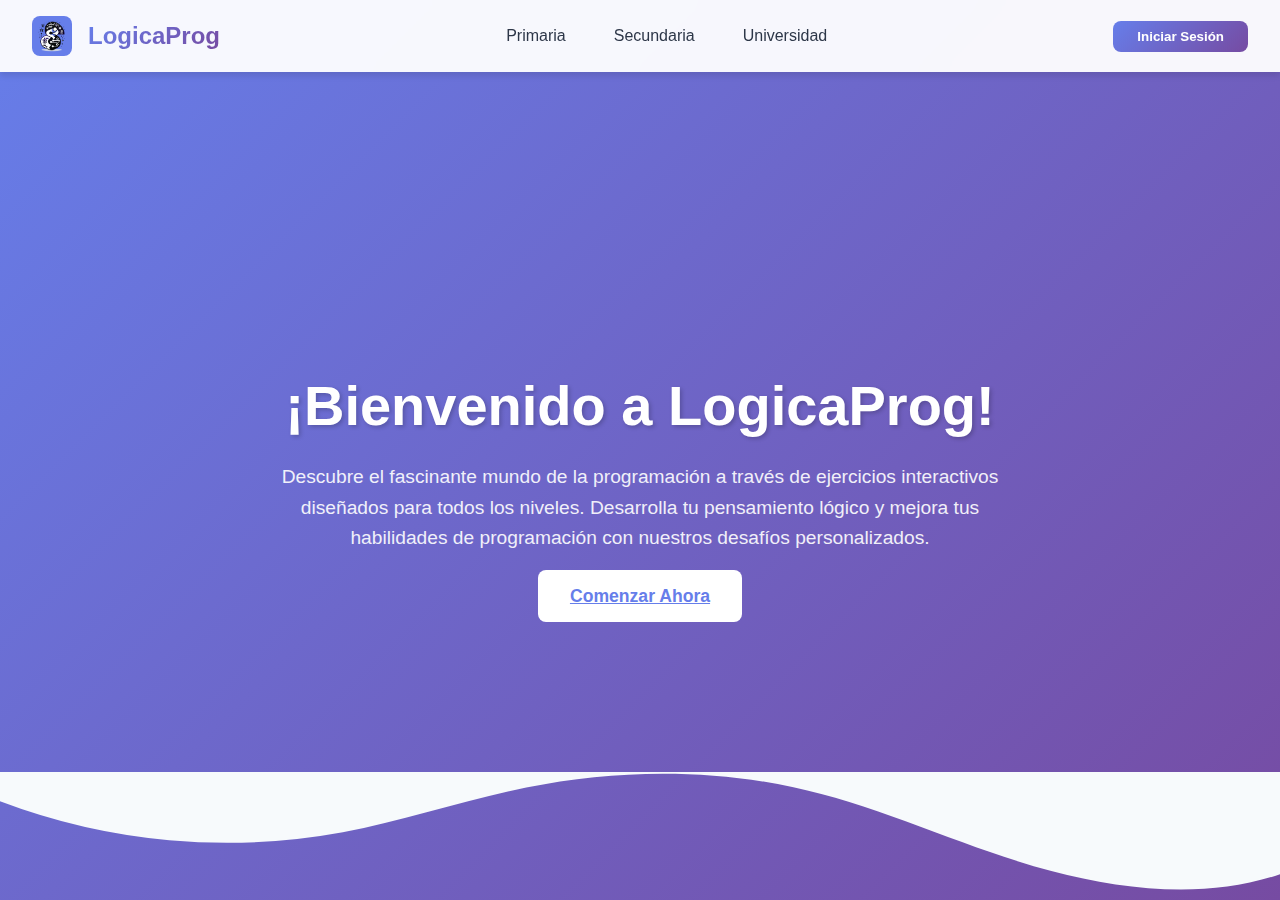
<file: index.html>
<!DOCTYPE html>
<html lang="es">
<head>
    <meta charset="UTF-8">
    <meta name="viewport" content="width=device-width, initial-scale=1.0">
    <title>Ejercicios de Lógica de Programación</title>
    <link rel="stylesheet" href="css/main.css">
</head>
<body>
    <!-- Barra de navegación -->
    <nav class="navbar">
        <div class="nav-left">
            <div class="logo-image">
                <!-- Aquí puedes añadir tu logo como imagen -->
                <img src="./images/logo.png" alt="LogicaProg Logo">
           
            </div>
            <div class="logo-text">
                <a href="index.html">LogicaProg</a>
            </div>
        </div>

        <!-- Menú hamburguesa para móvil -->
        <div class="menu-toggle">
            <span></span>
            <span></span>
            <span></span>
        </div>

        <!-- Enlaces de navegación centrales -->
        <div class="nav-center">
            <a href="pages/primaria.html" class="nav-link">Primaria</a>
            <a href="pages/secundaria.html" class="nav-link">Secundaria</a>
            <a href="pages/universidad.html" class="nav-link">Universidad</a>
        </div>

        <button class="login-button">Iniciar Sesión</button>
    </nav>

    <!-- Hero Section con gradiente -->
    <section class="hero-section">
        <!-- Sección de bienvenida -->
        <div class="welcome-section">
            <h1 class="welcome-title">¡Bienvenido a LogicaProg!</h1>
            <p class="welcome-subtitle">
                Descubre el fascinante mundo de la programación a través de ejercicios 
                interactivos diseñados para todos los niveles. Desarrolla tu pensamiento 
                lógico y mejora tus habilidades de programación con nuestros desafíos 
                personalizados.
            </p>
            <a href="pages/primaria.html" class="get-started-btn">Comenzar Ahora</a>

        </div>

        <!-- Shape divider -->
        <div class="custom-shape-divider-bottom">
            <svg data-name="Layer 1" xmlns="http://www.w3.org/2000/svg" viewBox="0 0 1200 120" preserveAspectRatio="none">
                <path d="M321.39,56.44c58-10.79,114.16-30.13,172-41.86,82.39-16.72,168.19-17.73,250.45-.39C823.78,31,906.67,72,985.66,92.83c70.05,18.48,146.53,26.09,214.34,3V0H0V27.35A600.21,600.21,0,0,0,321.39,56.44Z" fill="#f7fafc"></path>
            </svg>
        </div>
    </section>

    <script src="js/main.js"></script>
</body>
</html>
</file>
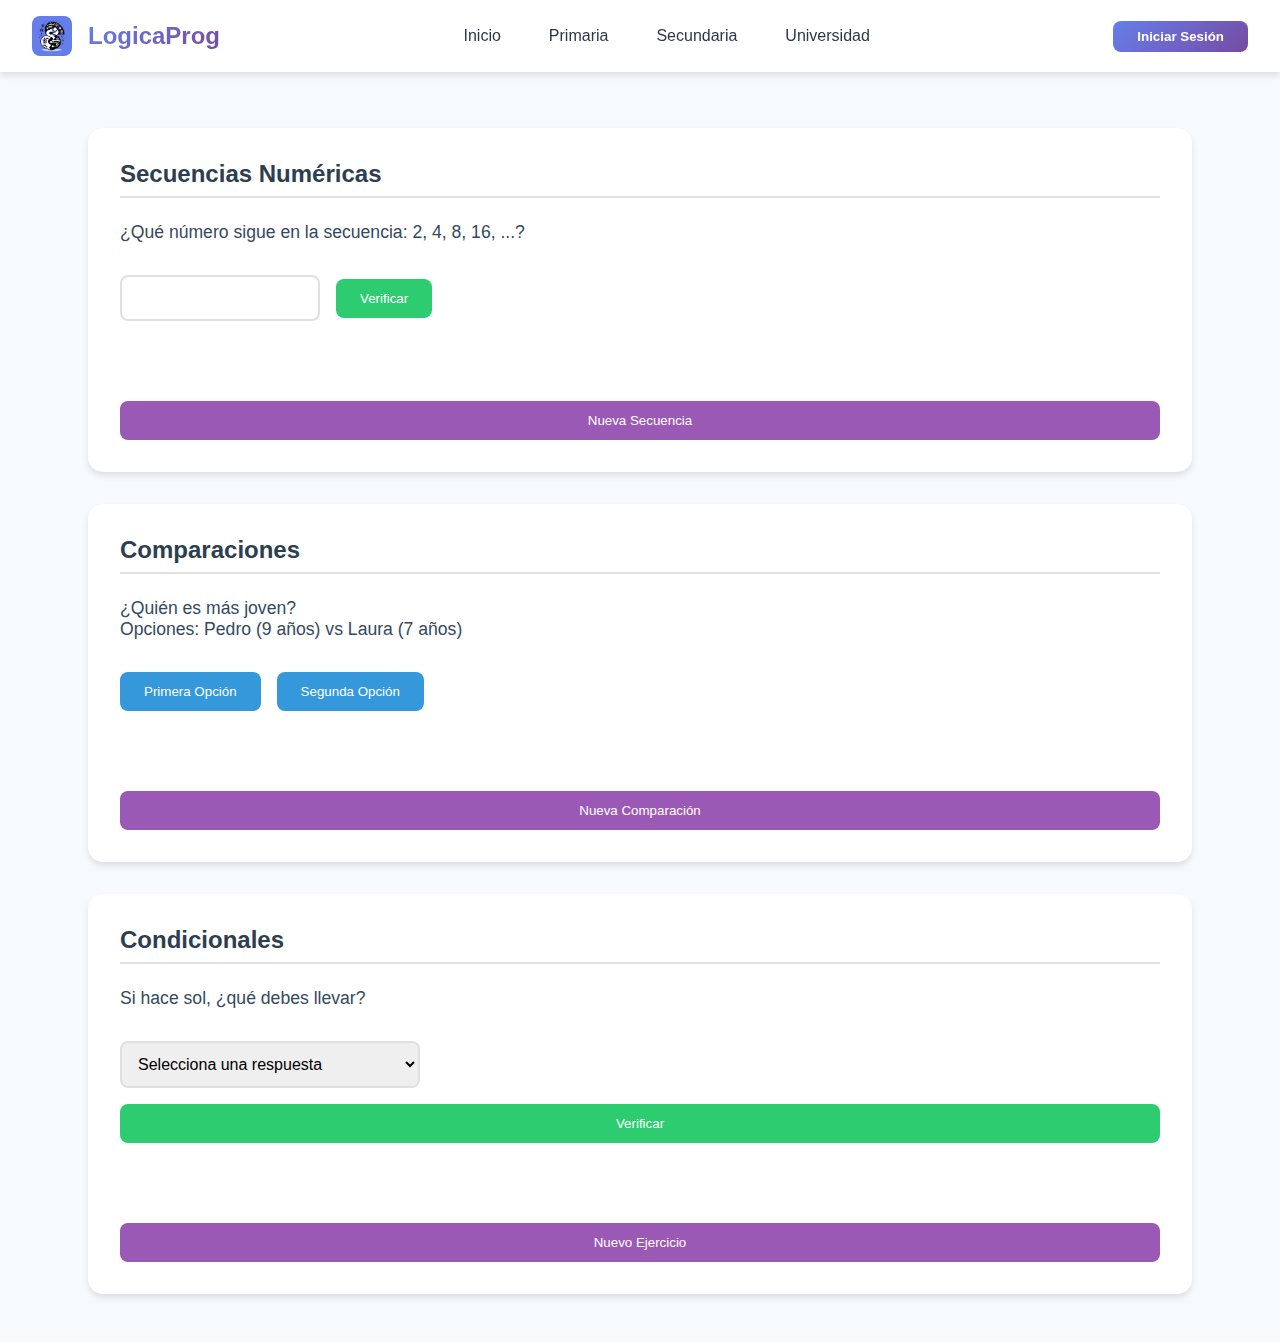
<file: pages/primaria.html>
<!DOCTYPE html>
<html lang="es">
<head>
    <meta charset="UTF-8">
    <meta name="viewport" content="width=device-width, initial-scale=1.0">
    <title>Ejercicios de Primaria</title>
    <link href="https://fonts.googleapis.com/css2?family=Comic+Neue:wght@400;700&display=swap" rel="stylesheet">
    <link rel="stylesheet" href="https://cdnjs.cloudflare.com/ajax/libs/font-awesome/6.0.0/css/all.min.css">
    <link rel="stylesheet" href="../css/main.css">
    <link rel="stylesheet" href="../css/primaria.css">
</head>
<body>
    <!-- Barra de navegación -->
    <nav class="navbar">
        <div class="nav-left">
            <div class="logo-image">
                <!-- Aquí puedes añadir tu logo como imagen -->
                <img src="../images/logo.png" alt="LogicaProg Logo">
           
            </div>
            <div class="logo-text">
                <a href="../index.html">LogicaProg</a>
            </div>
        </div>

        <div class="menu-toggle">
            <span></span>
            <span></span>
            <span></span>
        </div>

        <div class="nav-center">
            <a href="../index.html" class="nav-link active">Inicio</a>
            <a href="primaria.html" class="nav-link active">Primaria</a>
            <a href="secundaria.html" class="nav-link">Secundaria</a>
            <a href="universidad.html" class="nav-link">Universidad</a>
        </div>

        <button class="login-button">Iniciar Sesión</button>
    </nav>

    <main class="main-content">
        <!-- Contenedor de ejercicios -->
        <div class="exercise-container">
            <!-- Secuencias Numéricas -->
            <div id="secuencias" class="exercise-section">
                <h2>Secuencias Numéricas</h2>
                <div class="exercise-content">
                    <div id="ejercicioSecuencia" class="question"></div>
                    <div class="input-group">
                        <input type="number" id="respuestaSecuencia" class="exercise-input">
                        <button onclick="verificarSecuencia()" class="verify-btn">Verificar</button>
                    </div>
                    <div id="resultadoSecuencia" class="result"></div>
                    <button onclick="nuevaSecuencia()" class="new-exercise-btn">Nueva Secuencia</button>
                </div>
            </div>

            <!-- Comparaciones -->
            <div id="comparaciones" class="exercise-section">
                <h2>Comparaciones</h2>
                <div class="exercise-content">
                    <div id="ejercicioComparacion" class="question"></div>
                    <div class="button-group">
                        <button onclick="seleccionarOpcion(0)" class="option-btn">Primera Opción</button>
                        <button onclick="seleccionarOpcion(1)" class="option-btn">Segunda Opción</button>
                    </div>
                    <div id="resultadoComparacion" class="result"></div>
                    <button onclick="nuevaComparacion()" class="new-exercise-btn">Nueva Comparación</button>
                </div>
            </div>

            <!-- Condicionales -->
            <div id="condicionales" class="exercise-section">
                <h2>Condicionales</h2>
                <div class="exercise-content">
                    <div id="ejercicioCondicional" class="question"></div>
                    <select id="respuestaCondicional" class="exercise-select">
                        <option value="">Selecciona una respuesta</option>
                    </select>
                    <button onclick="verificarCondicional()" class="verify-btn">Verificar</button>
                    <div id="resultadoCondicional" class="result"></div>
                    <button onclick="nuevoCondicional()" class="new-exercise-btn">Nuevo Ejercicio</button>
                </div>
            </div>
        </div>
    </main>

    <script src="../js/primaria.js"></script>
</body>
</html>
</file>
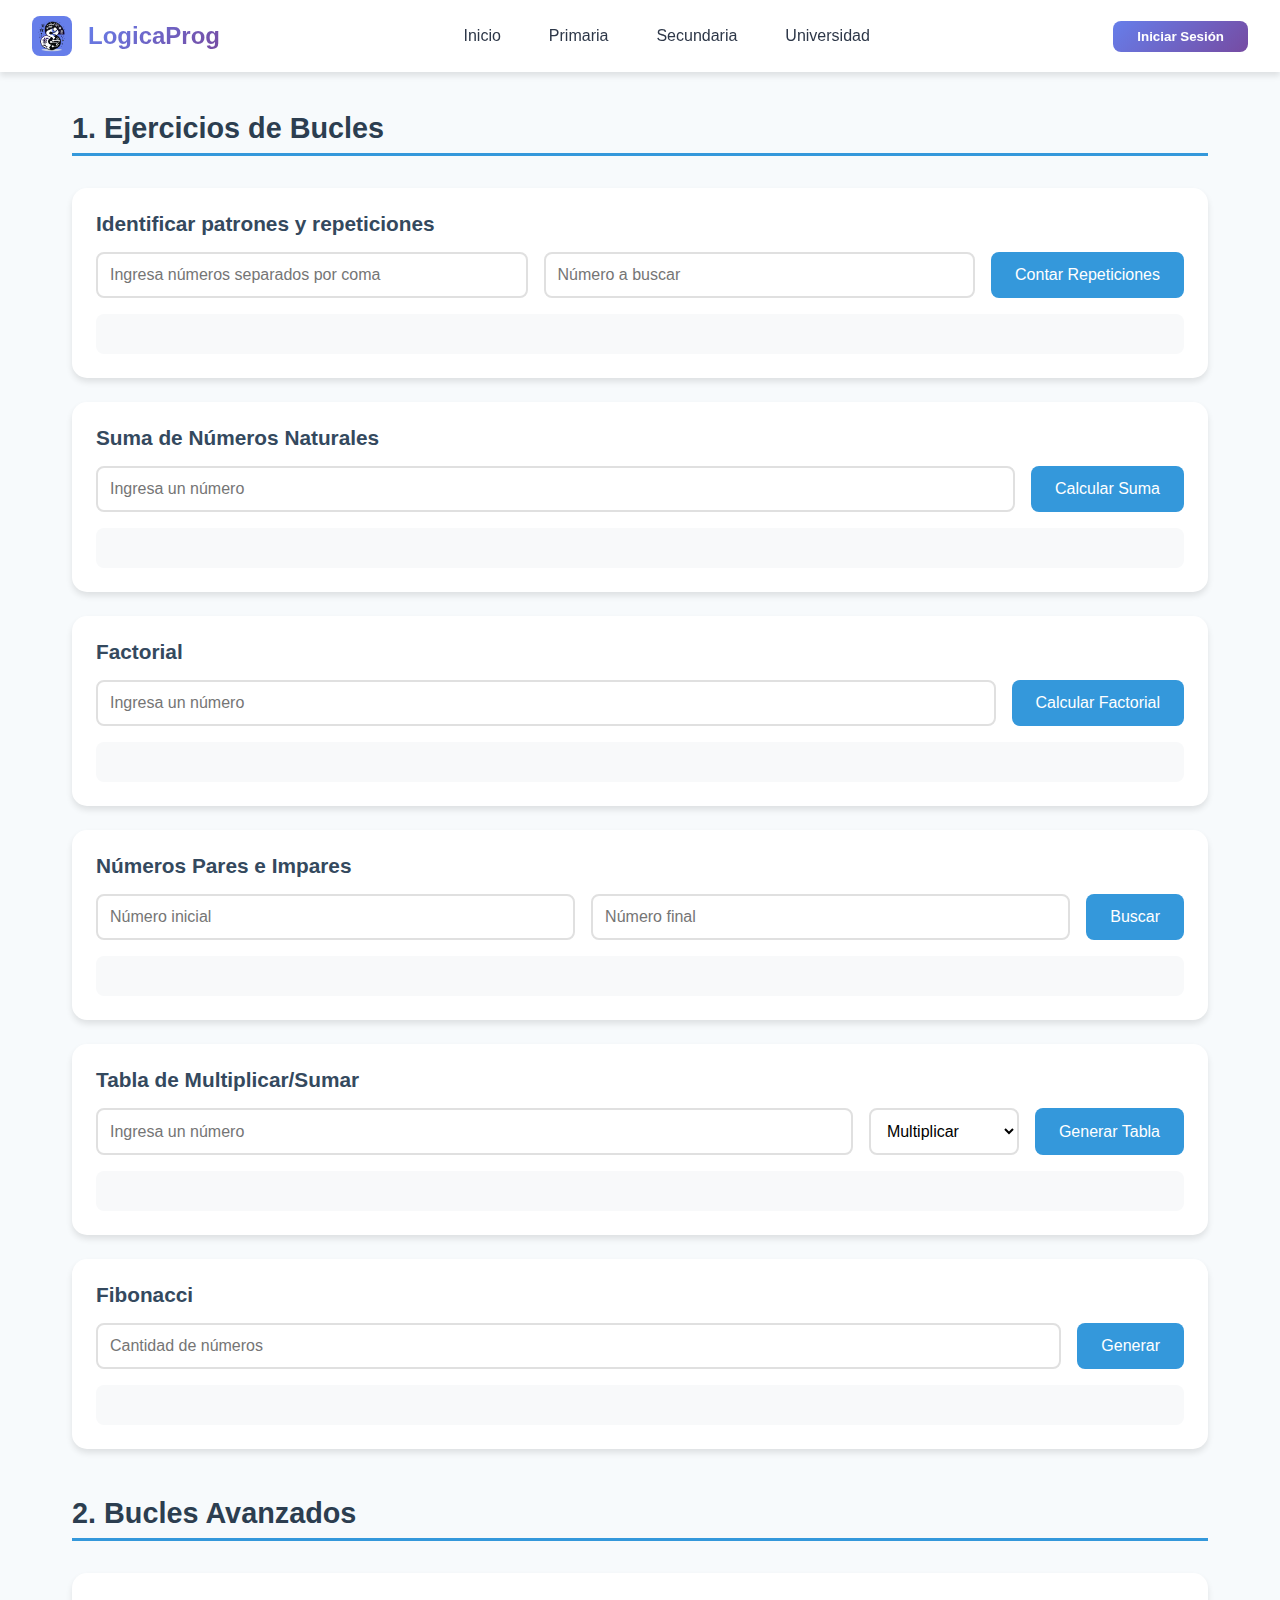
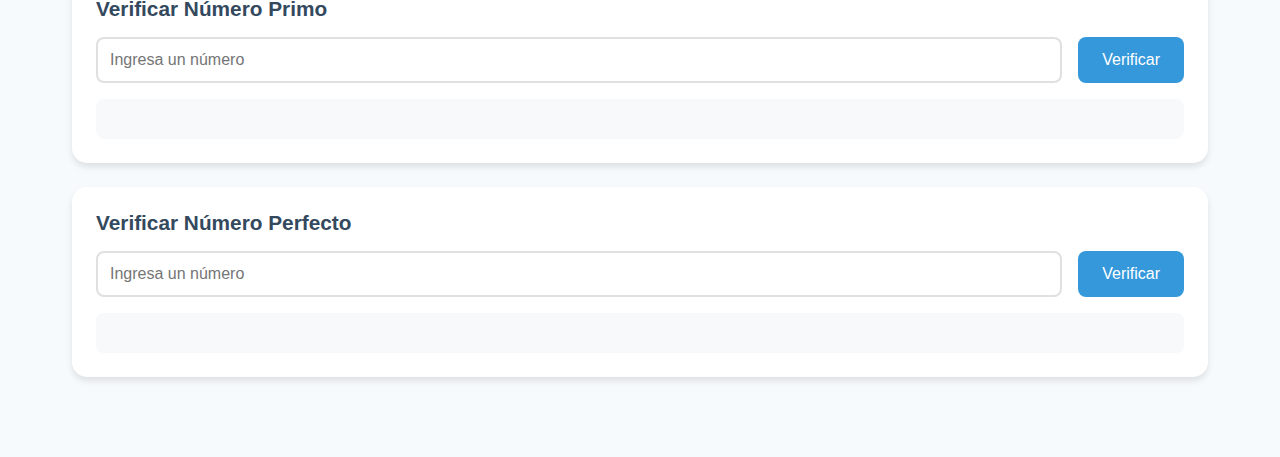
<file: pages/secundaria.html>
<!DOCTYPE html>
<html lang="es">
<head>
    <meta charset="UTF-8">
    <meta name="viewport" content="width=device-width, initial-scale=1.0">
    <title>Ejercicios de Secundaria</title>
    <link href="https://fonts.googleapis.com/css2?family=Comic+Neue:wght@400;700&display=swap" rel="stylesheet">
    <link rel="stylesheet" href="https://cdnjs.cloudflare.com/ajax/libs/font-awesome/6.0.0/css/all.min.css">
    <link rel="stylesheet" href="../css/main.css">
    <link rel="stylesheet" href="../css/secundaria.css">
</head>
<body>
    <!-- Barra de navegación -->
    <nav class="navbar">
        <div class="nav-left">
            <div class="logo-image">
                <!-- Aquí puedes añadir tu logo como imagen -->
                <img src="../images/logo.png" alt="LogicaProg Logo">
           
            </div>
            <div class="logo-text">
                <a href="../index.html">LogicaProg</a>
            </div>
        </div>

        <div class="menu-toggle">
            <span></span>
            <span></span>
            <span></span>
        </div>

        <div class="nav-center">
            <a href="../index.html" class="nav-link active">Inicio</a>
            <a href="primaria.html" class="nav-link">Primaria</a>
            <a href="secundaria.html" class="nav-link active">Secundaria</a>
            <a href="universidad.html" class="nav-link">Universidad</a>
        </div>

        <button class="login-button">Iniciar Sesión</button>
    </nav>

    <main class="main-content">
        <!-- Ejercicios de Bucles -->
        <section class="exercise-section">
            <h2 class="section-title">1. Ejercicios de Bucles</h2>
            
            <!-- Patrones y Repeticiones -->
            <div class="exercise-card">
                <h3>Identificar patrones y repeticiones</h3>
                <div class="input-group">
                    <input type="text" id="secuenciaInput" placeholder="Ingresa números separados por coma" class="input-field">
                    <input type="number" id="numeroABuscar" placeholder="Número a buscar" class="input-field">
                    <button onclick="contarRepeticiones()" class="btn-primary">Contar Repeticiones</button>
                </div>
                <div id="resultadoRepeticiones" class="result"></div>
            </div>

            <!-- Suma Números Naturales -->
            <div class="exercise-card">
                <h3>Suma de Números Naturales</h3>
                <div class="input-group">
                    <input type="number" id="numeroSuma" placeholder="Ingresa un número" class="input-field">
                    <button onclick="sumarNaturales()" class="btn-primary">Calcular Suma</button>
                </div>
                <div id="resultadoSuma" class="result"></div>
            </div>

            <!-- Factorial -->
            <div class="exercise-card">
                <h3>Factorial</h3>
                <div class="input-group">
                    <input type="number" id="numeroFactorial" placeholder="Ingresa un número" class="input-field">
                    <button onclick="calcularFactorial()" class="btn-primary">Calcular Factorial</button>
                </div>
                <div id="resultadoFactorial" class="result"></div>
            </div>

            <!-- Pares e Impares -->
            <div class="exercise-card">
                <h3>Números Pares e Impares</h3>
                <div class="input-group">
                    <input type="number" id="rangoInicio" placeholder="Número inicial" class="input-field">
                    <input type="number" id="rangoFin" placeholder="Número final" class="input-field">
                    <button onclick="encontrarParesImpares()" class="btn-primary">Buscar</button>
                </div>
                <div id="resultadoParesImpares" class="result"></div>
            </div>

            <!-- Tabla Multiplicar/Sumar -->
            <div class="exercise-card">
                <h3>Tabla de Multiplicar/Sumar</h3>
                <div class="input-group">
                    <input type="number" id="numeroTabla" placeholder="Ingresa un número" class="input-field">
                    <select id="operacionTabla" class="select-field">
                        <option value="*">Multiplicar</option>
                        <option value="+">Sumar</option>
                    </select>
                    <button onclick="generarTabla()" class="btn-primary">Generar Tabla</button>
                </div>
                <div id="resultadoTabla" class="result"></div>
            </div>

            <!-- Fibonacci -->
            <div class="exercise-card">
                <h3>Fibonacci</h3>
                <div class="input-group">
                    <input type="number" id="cantidadFibonacci" placeholder="Cantidad de números" class="input-field">
                    <button onclick="generarFibonacci()" class="btn-primary">Generar</button>
                </div>
                <div id="resultadoFibonacci" class="result"></div>
            </div>
        </section>

        <!-- Bucles Avanzados -->
        <section class="exercise-section">
            <h2 class="section-title">2. Bucles Avanzados</h2>
            
            <!-- Números Primos -->
            <div class="exercise-card">
                <h3>Verificar Número Primo</h3>
                <div class="input-group">
                    <input type="number" id="numeroPrimo" placeholder="Ingresa un número" class="input-field">
                    <button onclick="verificarPrimo()" class="btn-primary">Verificar</button>
                </div>
                <div id="resultadoPrimo" class="result"></div>
            </div>

            <!-- Números Perfectos -->
            <div class="exercise-card">
                <h3>Verificar Número Perfecto</h3>
                <div class="input-group">
                    <input type="number" id="numeroPerfecto" placeholder="Ingresa un número" class="input-field">
                    <button onclick="verificarPerfecto()" class="btn-primary">Verificar</button>
                </div>
                <div id="resultadoPerfecto" class="result"></div>
            </div>
        </section>
    </main>

    <script src="../js/secundaria.js"></script>
</body>
</html>
</file>
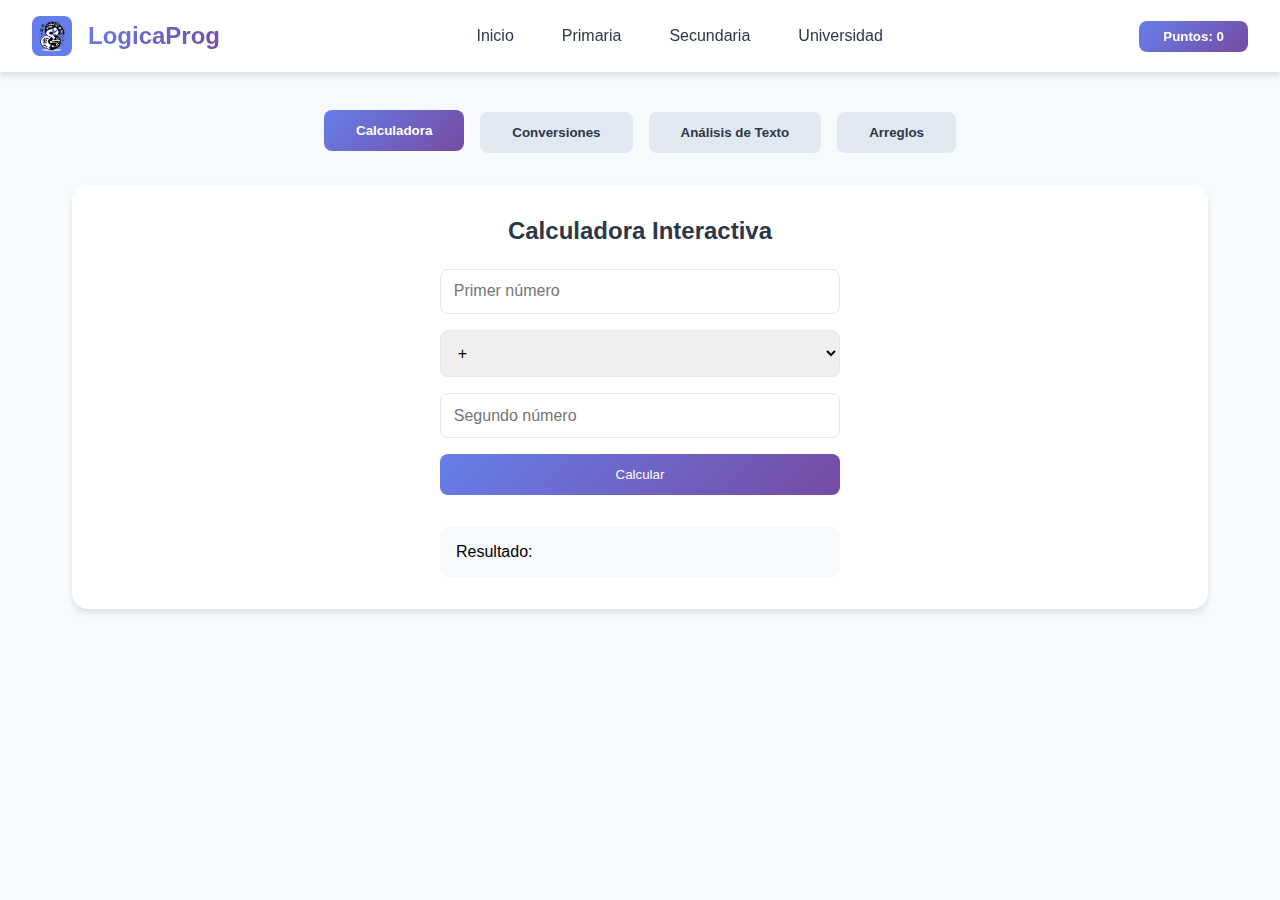
<file: pages/universidad.html>
<!DOCTYPE html>
<html lang="es">
<head>
    <meta charset="UTF-8">
    <meta name="viewport" content="width=device-width, initial-scale=1.0">
    <title>Universidad - LogicaProg</title>
    <link href="https://fonts.googleapis.com/css2?family=Poppins:wght@400;500;600;700&display=swap" rel="stylesheet">
    <link rel="stylesheet" href="../css/main.css">
    <link rel="stylesheet" href="../css/universidad.css">
</head>
<body>
    <nav class="navbar">
        <div class="nav-left">
            <div class="logo-image">
                <!-- Aquí puedes añadir tu logo como imagen -->
                <img src="../images/logo.png" alt="LogicaProg Logo">
           
            </div>
            <div class="logo-text">
                <a href="../index.html">LogicaProg</a>
            </div>
        </div>
        
        <div class="menu-toggle">
            <span></span>
            <span></span>
            <span></span>
        </div>

        <div class="nav-center">
            <a href="../index.html" class="nav-link active">Inicio</a>
            <a href="primaria.html" class="nav-link">Primaria</a>
            <a href="secundaria.html" class="nav-link">Secundaria</a>
            <a href="universidad.html" class="nav-link active">Universidad</a>
        </div>

        <button class="login-button">
            <span>Puntos: </span>
            <span id="score">0</span>
        </button>
    </nav>

    <main class="content-section">
        <div class="exercise-type-selector">
            <button class="type-btn active" data-section="calculadora">Calculadora</button>
            <button class="type-btn" data-section="conversiones">Conversiones</button>
            <button class="type-btn" data-section="texto">Análisis de Texto</button>
            <button class="type-btn" data-section="arreglos">Arreglos</button>
        </div>

        <!-- Sección Calculadora -->
        <section id="calculadora" class="exercise-section active">
            <h2>Calculadora Interactiva</h2>
            <div class="calculator-container">
                <input type="number" id="num1" placeholder="Primer número">
                <select id="operation">
                    <option value="+">+</option>
                    <option value="-">-</option>
                    <option value="*">×</option>
                    <option value="/">÷</option>
                </select>
                <input type="number" id="num2" placeholder="Segundo número">
                <button onclick="calculate()">Calcular</button>
                <div id="calc-result" class="result">Resultado: </div>
            </div>
        </section>

        <!-- Sección Conversiones -->
        <section id="conversiones" class="exercise-section">
            <h2>Conversiones de Números</h2>
            <div class="conversion-container">
                <div class="conversion-group">
                    <h3>Binario a Hexadecimal/Decimal</h3>
                    <input type="text" id="binary-input" placeholder="Número binario">
                    <button onclick="convertFromBinary()">Convertir</button>
                    <div id="binary-result" class="result">
                        Hexadecimal: <span id="hex-result"></span><br>
                        Decimal: <span id="decimal-result"></span>
                    </div>
                </div>
                <div class="conversion-group">
                    <h3>Decimal a Binario/Hexadecimal</h3>
                    <input type="number" id="decimal-input" placeholder="Número decimal">
                    <button onclick="convertFromDecimal()">Convertir</button>
                    <div id="decimal-convert-result" class="result"></div>
                </div>
            </div>
        </section>

        <!-- Sección Análisis de Texto -->
        <section id="texto" class="exercise-section">
            <h2>Análisis de Texto</h2>
            <div class="text-analysis-container">
                <textarea id="text-input" placeholder="Ingrese el texto a analizar"></textarea>
                <button onclick="analyzeText()">Analizar Texto</button>
                <div id="text-analysis-result" class="result"></div>
                
                <div class="text-comparison">
                    <h3>Comparar Frases</h3>
                    <input type="text" id="phrase1" placeholder="Primera frase">
                    <input type="text" id="phrase2" placeholder="Segunda frase">
                    <button onclick="compareTexts()">Comparar</button>
                    <div id="comparison-result" class="result"></div>
                </div>
            </div>
        </section>

        <!-- Sección Arreglos -->
        <section id="arreglos" class="exercise-section">
            <h2>Manejo de Arreglos</h2>
            <div class="array-container">
                <input type="text" id="array-input" placeholder="Ingrese números separados por comas">
                <div class="array-buttons">
                    <button onclick="findPrimes()">Encontrar Primos</button>
                    <button onclick="findPerfectNumbers()">Encontrar Números Perfectos</button>
                    <button onclick="calculateStats()">Calcular Promedio y Moda</button>
                </div>
                <div id="array-result" class="result"></div>
            </div>
        </section>
    </main>

    <script src="../js/universidad.js"></script>
</body>
</html>
</file>
<file: css/main.css>
.logo-link {
    display: flex;
    align-items: center;
    gap: 10px;
    text-decoration: none; /* quita el subrayado del enlace */
    color: inherit; /* mantiene el color original del texto */
    cursor: pointer;
}

/* Opcional: efecto hover */
.logo-link:hover {
    opacity: 0.9;
}

.logo-image img {
    width: 40px;
    height: 40px;
    object-fit: contain;
}

.logo-text {
    font-size: 1.5rem;
    font-weight: 600;
    color: var(--gray-800);
}
/* Variables de colores basados en el gradiente hero */
:root {
    --gradient-start: #667eea;
    --gradient-end: #764ba2;
    --white: #FFFFFF;
    --gray-100: #f7fafc;
    --gray-200: #e2e8f0;
    --gray-800: #2d3748;
  }
  
  * {
    margin: 0;
    padding: 0;
    box-sizing: border-box;
    font-family: 'Arial', sans-serif;
  }
  
  body {
    background-color: var(--gray-100);
    min-height: 100vh;
  }
  
  /* Barra de navegación con efecto glassmorphism */
  .navbar {
    display: flex;
    justify-content: space-between;
    align-items: center;
    padding: 1rem 2rem;
    background: rgba(255, 255, 255, 0.95);
    backdrop-filter: blur(10px);
    box-shadow: 0 4px 6px rgba(0, 0, 0, 0.1);
    position: fixed;
    width: 100%;
    top: 0;
    z-index: 1000;
  }
  
  .nav-left {
    display: flex;
    align-items: center;
    gap: 1rem;
  }
  
  .logo-image {
    width: 40px;
    height: 40px;
    background-color: var(--gradient-start);
    border-radius: 8px;
  }
  
  .logo-text {
    font-size: 1.5rem;
    background: linear-gradient(135deg, var(--gradient-start), var(--gradient-end));
    -webkit-background-clip: text;
    -webkit-text-fill-color: transparent;
    font-weight: bold;
  }
  
  .nav-center {
    display: flex;
    gap: 1rem;
    align-items: center;
  }
  
  .nav-link {
    padding: 0.5rem 1rem;
    color: var(--gray-800);
    text-decoration: none;
    font-weight: 500;
    border-radius: 0.5rem;
    transition: all 0.3s ease;
  }
  
  .nav-link:hover {
    background: linear-gradient(135deg, var(--gradient-start), var(--gradient-end));
    color: white;
    transform: translateY(-2px);
  }
  
  .login-button {
    padding: 0.5rem 1.5rem;
    border: none;
    border-radius: 0.5rem;
    background: linear-gradient(135deg, var(--gradient-start), var(--gradient-end));
    color: white;
    font-weight: 600;
    cursor: pointer;
    transition: all 0.3s ease;
  }
  
  .login-button:hover {
    transform: translateY(-2px);
    box-shadow: 0 4px 12px rgba(102, 126, 234, 0.3);
  }
  
  /* Hero section con gradiente */
  .hero-section {
    padding-top: 80px;
    min-height: 100vh;
    background: linear-gradient(135deg, var(--gradient-start) 0%, var(--gradient-end) 100%);
    position: relative;
    display: flex;
    align-items: center;
    justify-content: center;
  }
  
  /* Welcome section */
  .welcome-section {
    text-align: center;
    color: var(--white);
    padding: 2rem;
    max-width: 800px;
    margin: 0 auto;
  }
  
  .welcome-title {
    font-size: 3.5rem;
    margin-bottom: 1.5rem;
    text-shadow: 2px 2px 4px rgba(0, 0, 0, 0.2);
  }
  
  .welcome-subtitle {
    font-size: 1.2rem;
    line-height: 1.6;
    opacity: 0.9;
    margin-bottom: 2rem;
  }
  
  .get-started-btn {
    padding: 1rem 2rem;
    font-size: 1.1rem;
    border: none;
    border-radius: 0.5rem;
    background: var(--white);
    color: var(--gradient-start);
    font-weight: bold;
    cursor: pointer;
    transition: all 0.3s ease;
  }
  
  .get-started-btn:hover {
    transform: translateY(-3px);
    box-shadow: 0 10px 20px rgba(0, 0, 0, 0.1);
  }
  
  /* Shape divider */
  .custom-shape-divider-bottom {
    position: absolute;
    bottom: 0;
    left: 0;
    width: 100%;
    overflow: hidden;
    line-height: 0;
  }
  
  /* Menú hamburguesa para móvil */
  .menu-toggle {
    display: none;
    flex-direction: column;
    gap: 4px;
    cursor: pointer;
  }
  
  .menu-toggle span {
    width: 25px;
    height: 2px;
    background-color: var(--gray-800);
    transition: all 0.3s ease;
  }
  
  /* Responsive */
  @media (max-width: 768px) {
    .menu-toggle {
      display: flex;
    }
  
    .nav-center {
      display: none;
      position: absolute;
      top: 100%;
      left: 0;
      right: 0;
      background: rgba(255, 255, 255, 0.95);
      flex-direction: column;
      padding: 1rem;
    }
  
    .nav-center.active {
      display: flex;
    }
  
    .welcome-title {
      font-size: 2.5rem;
    }
    
    .welcome-subtitle {
      font-size: 1rem;
    }
  }
</file>
<file: css/primaria.css>
.logo-link {
    display: flex;
    align-items: center;
    gap: 10px;
    text-decoration: none; /* quita el subrayado del enlace */
    color: inherit; /* mantiene el color original del texto */
    cursor: pointer;
}

/* Opcional: efecto hover */
.logo-link:hover {
    opacity: 0.9;
}

.logo-image img {
    width: 40px;
    height: 40px;
    object-fit: contain;
}

.logo-text {
    font-size: 1.5rem;
    font-weight: 600;
    color: var(--gray-800);
}

.main-content {
    padding: 2rem;
    max-width: 1200px;
    margin: 0 auto;
    margin-top: 80px;
}

.exercise-container {
    display: grid;
    gap: 2rem;
    padding: 1rem;
}

.exercise-section {
    background: white;
    border-radius: 15px;
    padding: 2rem;
    box-shadow: 0 4px 6px rgba(0, 0, 0, 0.1);
    transition: transform 0.3s ease;
}

.exercise-section:hover {
    transform: translateY(-5px);
}

.exercise-section h2 {
    color: #2c3e50;
    font-size: 1.5rem;
    margin-bottom: 1.5rem;
    border-bottom: 2px solid #e0e0e0;
    padding-bottom: 0.5rem;
}

.exercise-content {
    display: flex;
    flex-direction: column;
    gap: 1rem;
}

.question {
    font-size: 1.1rem;
    color: #34495e;
    margin-bottom: 1rem;
}

.exercise-input {
    padding: 0.75rem;
    border: 2px solid #e0e0e0;
    border-radius: 8px;
    font-size: 1rem;
    width: 200px;
    transition: border-color 0.3s ease;
}

.exercise-input:focus {
    border-color: #3498db;
    outline: none;
}

.exercise-select {
    padding: 0.75rem;
    border: 2px solid #e0e0e0;
    border-radius: 8px;
    font-size: 1rem;
    width: 100%;
    max-width: 300px;
    cursor: pointer;
}

.button-group {
    display: flex;
    gap: 1rem;
    flex-wrap: wrap;
}

.verify-btn {
    background-color: #2ecc71;
    color: white;
    padding: 0.75rem 1.5rem;
    border: none;
    border-radius: 8px;
    cursor: pointer;
    transition: background-color 0.3s ease;
}

.verify-btn:hover {
    background-color: #27ae60;
}

.option-btn {
    background-color: #3498db;
    color: white;
    padding: 0.75rem 1.5rem;
    border: none;
    border-radius: 8px;
    cursor: pointer;
    transition: background-color 0.3s ease;
}

.option-btn:hover {
    background-color: #2980b9;
}

.new-exercise-btn {
    background-color: #9b59b6;
    color: white;
    padding: 0.75rem 1.5rem;
    border: none;
    border-radius: 8px;
    cursor: pointer;
    transition: background-color 0.3s ease;
}

.new-exercise-btn:hover {
    background-color: #8e44ad;
}

.result {
    padding: 1rem;
    border-radius: 8px;
    font-weight: bold;
    min-height: 3rem;
}

.input-group {
    display: flex;
    gap: 1rem;
    align-items: center;
}

/* Responsive design */
@media (max-width: 768px) {
    .exercise-container {
        grid-template-columns: 1fr;
    }

    .button-group {
        flex-direction: column;
    }

    .exercise-input {
        width: 100%;
    }
}
</file>
<file: css/secundaria.css>
.logo-link {
    display: flex;
    align-items: center;
    gap: 10px;
    text-decoration: none; /* quita el subrayado del enlace */
    color: inherit; /* mantiene el color original del texto */
    cursor: pointer;
}

/* Opcional: efecto hover */
.logo-link:hover {
    opacity: 0.9;
}

.logo-image img {
    width: 40px;
    height: 40px;
    object-fit: contain;
}

.logo-text {
    font-size: 1.5rem;
    font-weight: 600;
    color: var(--gray-800);
}
.main-content {
    padding: 2rem;
    max-width: 1200px;
    margin: 0 auto;
    margin-top: 80px;
}

.exercise-section {
    margin-bottom: 3rem;
}

.section-title {
    color: #2c3e50;
    font-size: 1.8rem;
    margin-bottom: 2rem;
    padding-bottom: 0.5rem;
    border-bottom: 3px solid #3498db;
}

.exercise-card {
    background: white;
    border-radius: 15px;
    padding: 1.5rem;
    margin-bottom: 1.5rem;
    box-shadow: 0 4px 6px rgba(0, 0, 0, 0.1);
    transition: transform 0.3s ease;
}

.exercise-card:hover {
    transform: translateY(-5px);
}

.exercise-card h3 {
    color: #34495e;
    font-size: 1.3rem;
    margin-bottom: 1rem;
}

.input-group {
    display: flex;
    gap: 1rem;
    flex-wrap: wrap;
    margin-bottom: 1rem;
}

.input-field {
    padding: 0.75rem;
    border: 2px solid #e0e0e0;
    border-radius: 8px;
    font-size: 1rem;
    flex: 1;
    min-width: 200px;
    transition: border-color 0.3s ease;
}

.input-field:focus {
    border-color: #3498db;
    outline: none;
}

.select-field {
    padding: 0.75rem;
    border: 2px solid #e0e0e0;
    border-radius: 8px;
    font-size: 1rem;
    background-color: white;
    cursor: pointer;
    min-width: 150px;
}

.btn-primary {
    background-color: #3498db;
    color: white;
    padding: 0.75rem 1.5rem;
    border: none;
    border-radius: 8px;
    cursor: pointer;
    transition: background-color 0.3s ease;
    font-size: 1rem;
}

.btn-primary:hover {
    background-color: #2980b9;
}

.result {
    padding: 1rem;
    border-radius: 8px;
    background-color: #f8f9fa;
    min-height: 2.5rem;
    margin-top: 1rem;
}

.result.success {
    background-color: #d4edda;
    color: #155724;
}

.result.error {
    background-color: #f8d7da;
    color: #721c24;
}

/* Responsive design */
@media (max-width: 768px) {
    .main-content {
        padding: 1rem;
    }

    .input-group {
        flex-direction: column;
    }

    .input-field,
    .select-field,
    .btn-primary {
        width: 100%;
    }
}
</file>
<file: css/universidad.css>
.logo-link {
    display: flex;
    align-items: center;
    gap: 10px;
    text-decoration: none; /* quita el subrayado del enlace */
    color: inherit; /* mantiene el color original del texto */
    cursor: pointer;
}

/* Opcional: efecto hover */
.logo-link:hover {
    opacity: 0.9;
}

.logo-image img {
    width: 40px;
    height: 40px;
    object-fit: contain;
}

.logo-text {
    font-size: 1.5rem;
    font-weight: 600;
    color: var(--gray-800);
}
body {
    padding-top: 80px;
}

.content-section {
    max-width: 1200px;
    margin: 2rem auto;
    padding: 0 2rem;
}

.exercise-type-selector {
    display: flex;
    justify-content: center;
    gap: 1rem;
    margin: 2rem 0;
    flex-wrap: wrap;
}

.type-btn {
    padding: 0.8rem 2rem;
    border: none;
    border-radius: 0.5rem;
    background: var(--gray-200);
    color: var(--gray-800);
    cursor: pointer;
    font-weight: 600;
    transition: all 0.3s ease;
}

.type-btn.active,
.type-btn:hover {
    background: linear-gradient(135deg, var(--gradient-start), var(--gradient-end));
    color: white;
    transform: translateY(-2px);
}

.exercise-section {
    display: none;
    padding: 2rem;
    background: white;
    border-radius: 1rem;
    box-shadow: 0 4px 6px rgba(0, 0, 0, 0.1);
    margin-top: 2rem;
}

.exercise-section.active {
    display: block;
}

.exercise-section h2 {
    color: var(--gray-800);
    margin-bottom: 1.5rem;
    text-align: center;
}

/* Estilos para la calculadora */
.calculator-container {
    display: flex;
    flex-direction: column;
    gap: 1rem;
    max-width: 400px;
    margin: 0 auto;
}

/* Estilos para conversiones */
.conversion-container {
    display: grid;
    grid-template-columns: repeat(auto-fit, minmax(300px, 1fr));
    gap: 2rem;
}

.conversion-group {
    background: var(--gray-100);
    padding: 1.5rem;
    border-radius: 0.5rem;
}

/* Estilos para análisis de texto */
.text-analysis-container {
    display: flex;
    flex-direction: column;
    gap: 1.5rem;
}

textarea {
    width: 100%;
    min-height: 150px;
    padding: 1rem;
    border: 1px solid var(--gray-200);
    border-radius: 0.5rem;
    resize: vertical;
}

/* Estilos para arreglos */
.array-container {
    display: flex;
    flex-direction: column;
    gap: 1rem;
}

.array-buttons {
    display: flex;
    gap: 1rem;
    flex-wrap: wrap;
    justify-content: center;
}

/* Estilos comunes para inputs y botones */
input, select {
    padding: 0.8rem;
    border: 1px solid var(--gray-200);
    border-radius: 0.5rem;
    font-size: 1rem;
}

button {
    padding: 0.8rem 1.5rem;
    background: linear-gradient(135deg, var(--gradient-start), var(--gradient-end));
    color: white;
    border: none;
    border-radius: 0.5rem;
    cursor: pointer;
    font-weight: 500;
    transition: all 0.3s ease;
}

button:hover {
    transform: translateY(-2px);
    box-shadow: 0 4px 12px rgba(102, 126, 234, 0.3);
}

.result {
    margin-top: 1rem;
    padding: 1rem;
    background: var(--gray-100);
    border-radius: 0.5rem;
    font-weight: 500;
}

/* Responsive */
@media (max-width: 768px) {
    .content-section {
        padding: 0 1rem;
    }

    .exercise-type-selector {
        flex-direction: column;
    }

    .conversion-container {
        grid-template-columns: 1fr;
    }

    .array-buttons {
        flex-direction: column;
    }
}
</file>
